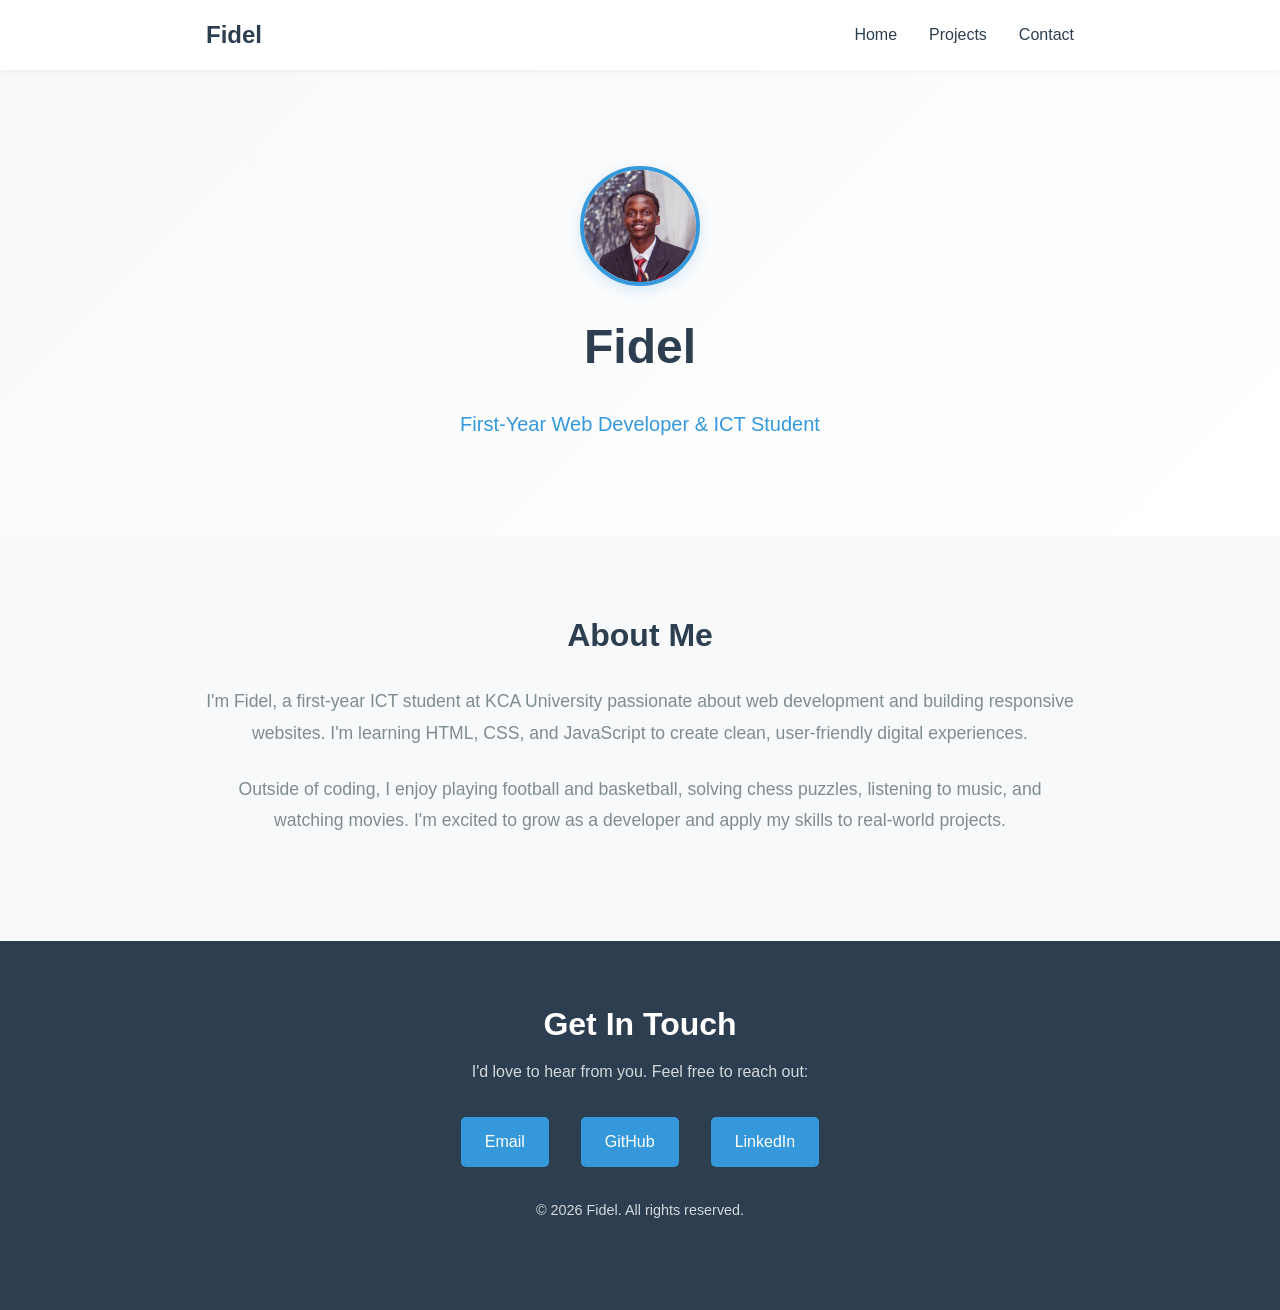
<file: index.html>
<!DOCTYPE html>
<html lang="en">
<head>
    <meta charset="UTF-8">
    <meta name="viewport" content="width=device-width, initial-scale=1.0">
    <meta name="description" content="Fidel's web development portfolio. First-year ICT student at KCA University.">
    <title>Fidel - Web Developer</title>
    <link rel="stylesheet" href="style.css">
</head>
<body>
    <!-- Navigation Bar -->
    <header>
        <nav class="navbar">
            <div class="nav-container">
                <a href="/" class="logo">Fidel</a>
                <ul class="nav-menu">
                    <li><a href="index.html" class="nav-link">Home</a></li>
                    <li><a href="projects.html" class="nav-link">Projects</a></li>
                    <li><a href="#contact" class="nav-link">Contact</a></li>
                </ul>
            </div>
        </nav>
    </header>

    <!-- Main Content -->
    <main>
        <!-- Hero Section -->
        <section id="home" class="hero">
            <div class="hero-container">
                <img src="images/profile.jpg" alt="Fidel's professional photo" loading="lazy" class="hero-photo">
                <h1 class="hero-name">Fidel</h1>
                <p class="hero-tagline">First-Year Web Developer & ICT Student</p>
            </div>
        </section>

        <!-- About Me Section -->
        <section id="about" class="about">
            <div class="container">
                <h2>About Me</h2>
                <p>
                    I'm Fidel, a first-year ICT student at KCA University passionate about web development 
                    and building responsive websites. I'm learning HTML, CSS, and JavaScript to create clean, 
                    user-friendly digital experiences.
                </p>
                <p>
                    Outside of coding, I enjoy playing football and basketball, solving chess puzzles, 
                    listening to music, and watching movies. I'm excited to grow as a developer and apply 
                    my skills to real-world projects.
                </p>
            </div>
        </section>
    </main>

    <!-- Footer / Contact Section -->
    <footer id="contact" class="footer">
        <div class="container">
            <h2>Get In Touch</h2>
            <p>I'd love to hear from you. Feel free to reach out:</p>
            <div class="contact-links">
                <a href="mailto:your-email@example.com" class="contact-link">Email</a>
                <a href="https://github.com/your-username" class="contact-link" target="_blank">GitHub</a>
                <a href="https://linkedin.com/in/your-profile" class="contact-link" target="_blank">LinkedIn</a>
            </div>
            <p class="footer-text">&copy; 2026 Fidel. All rights reserved.</p>
        </div>
    </footer>

    <script src="script.js"></script>
</body>
</html>
</file>
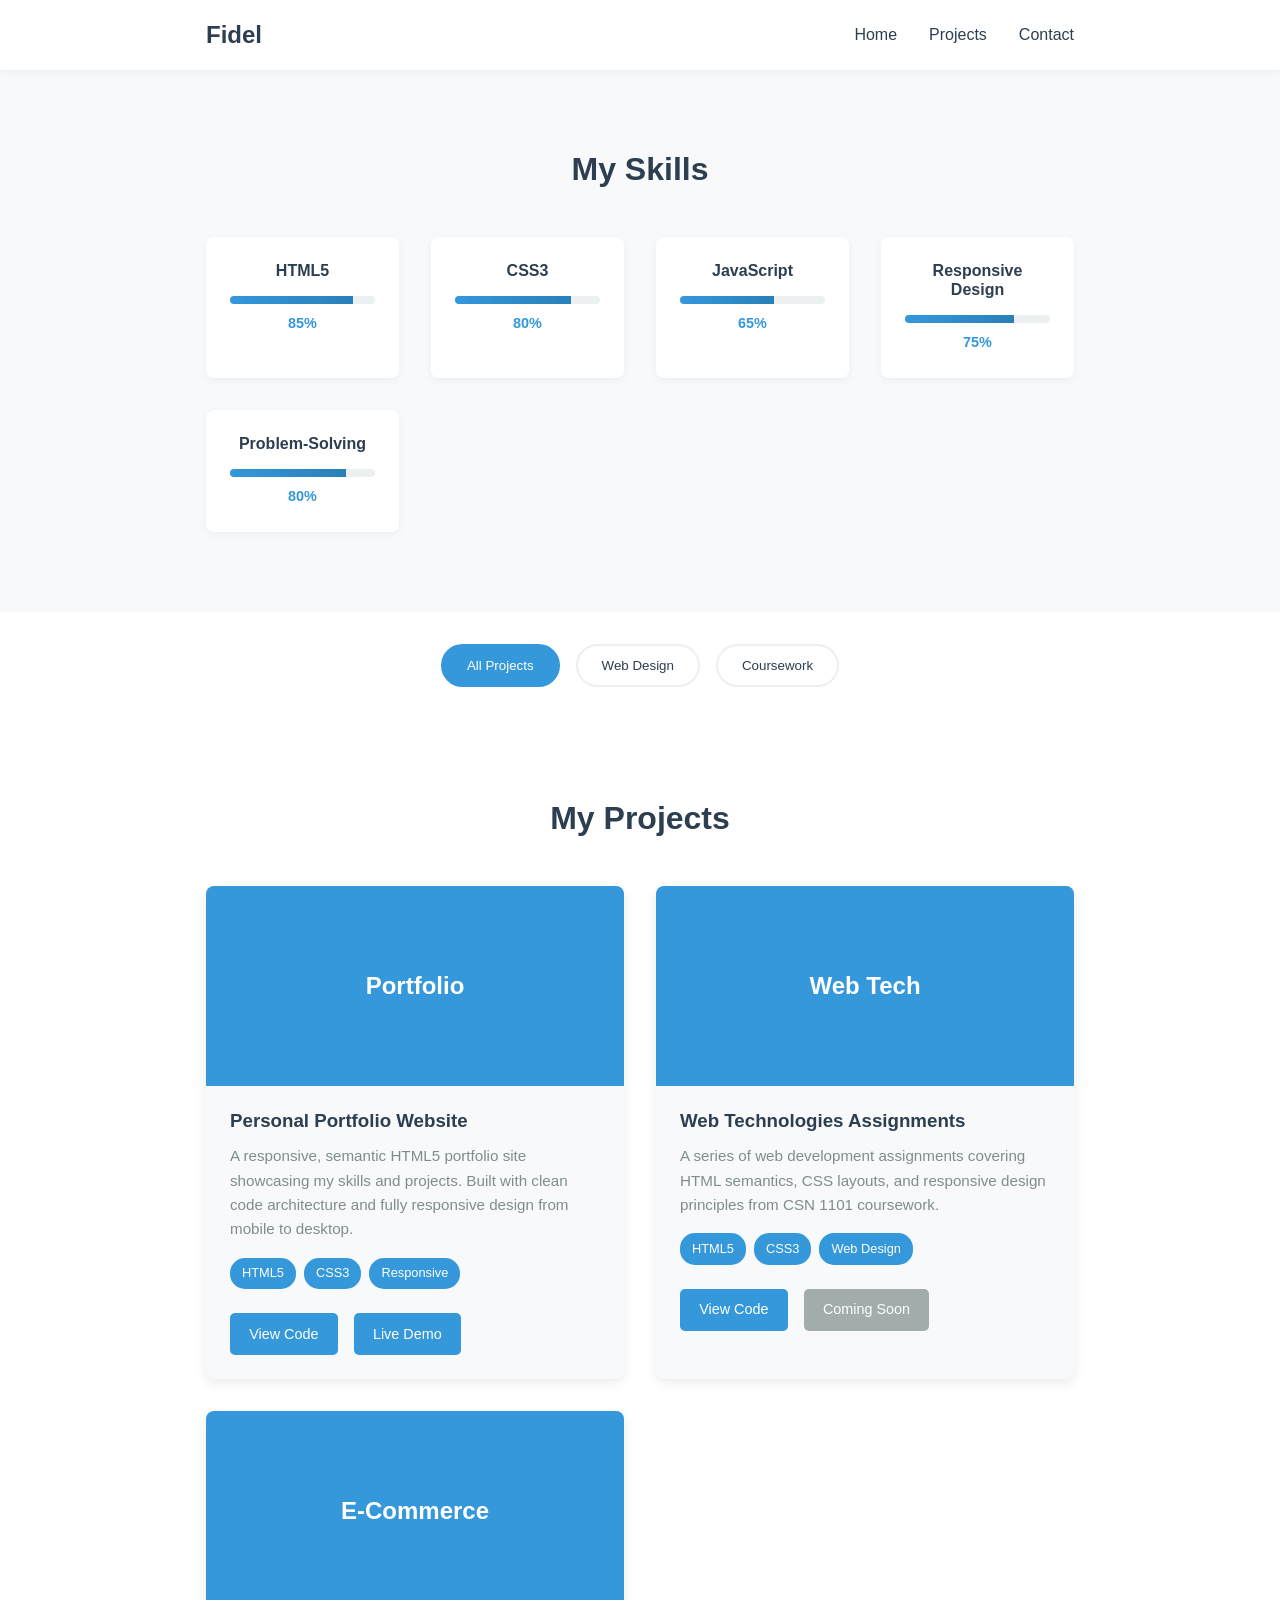
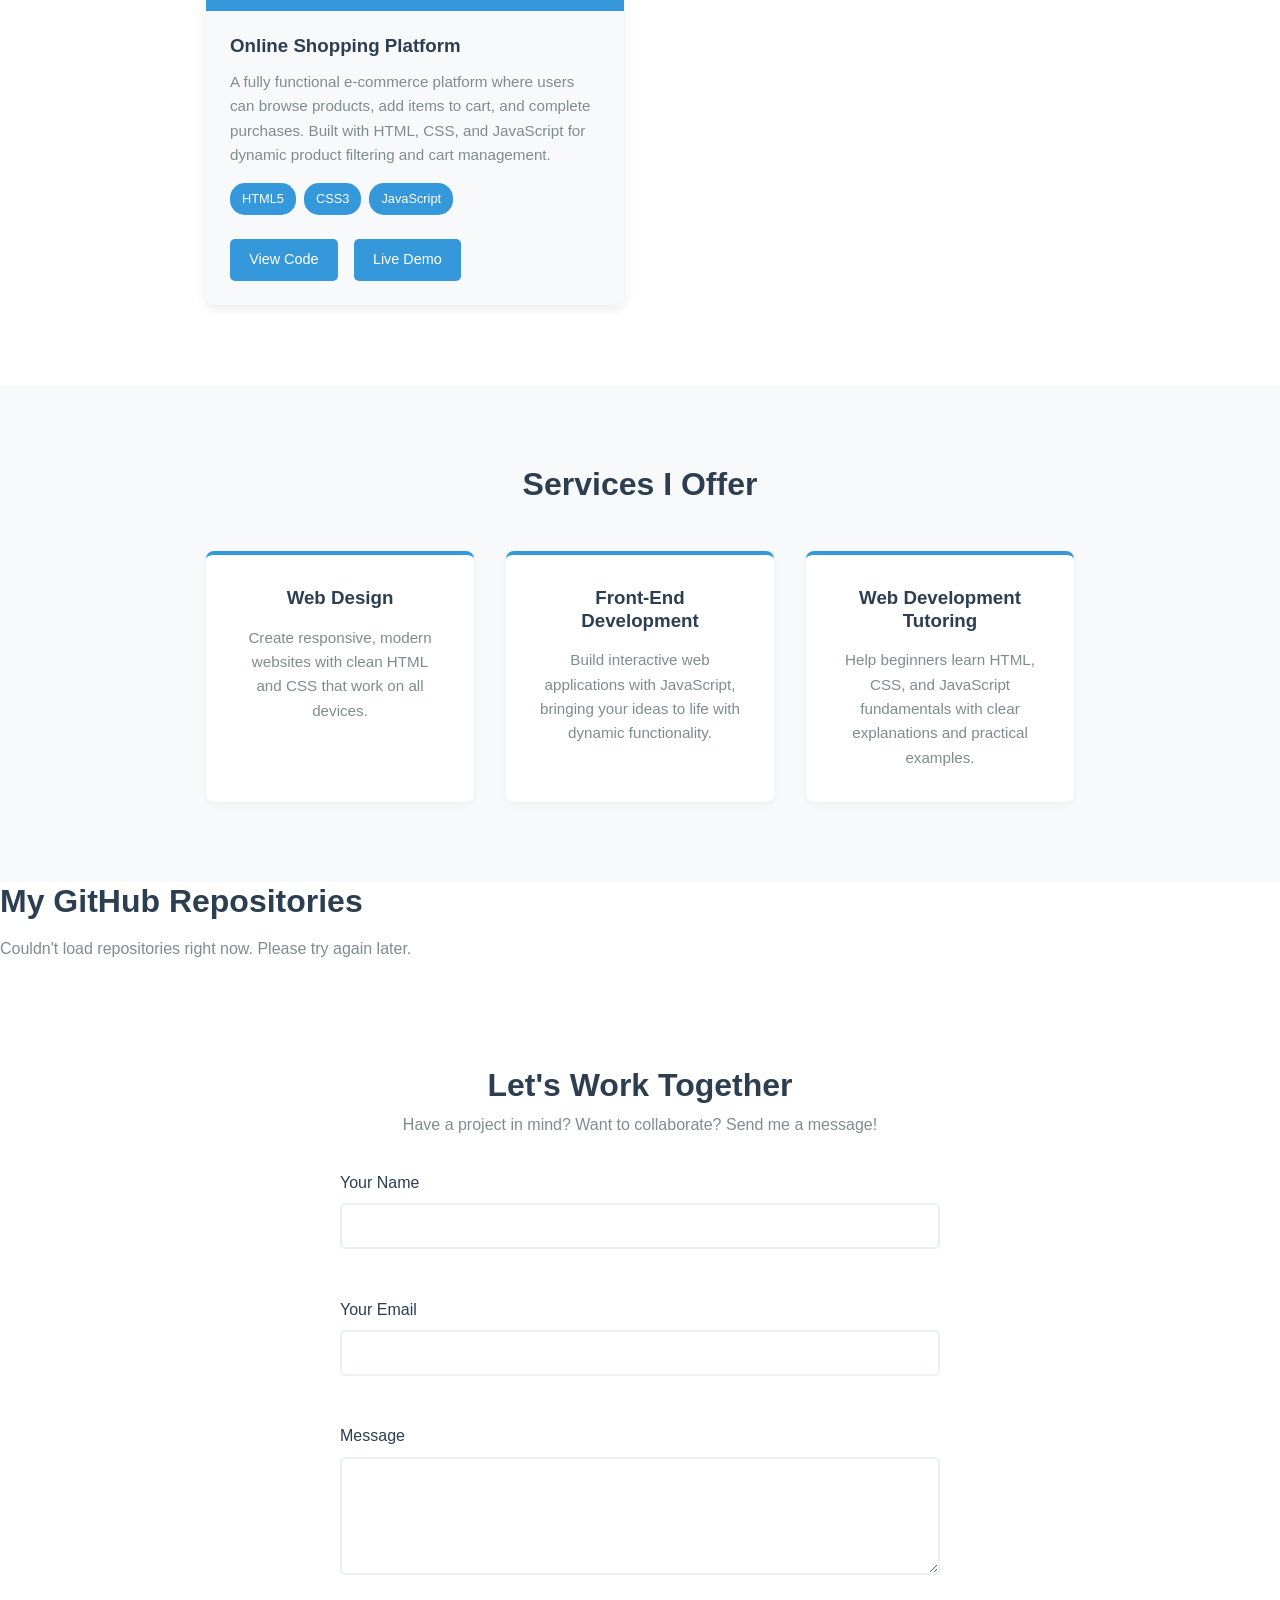
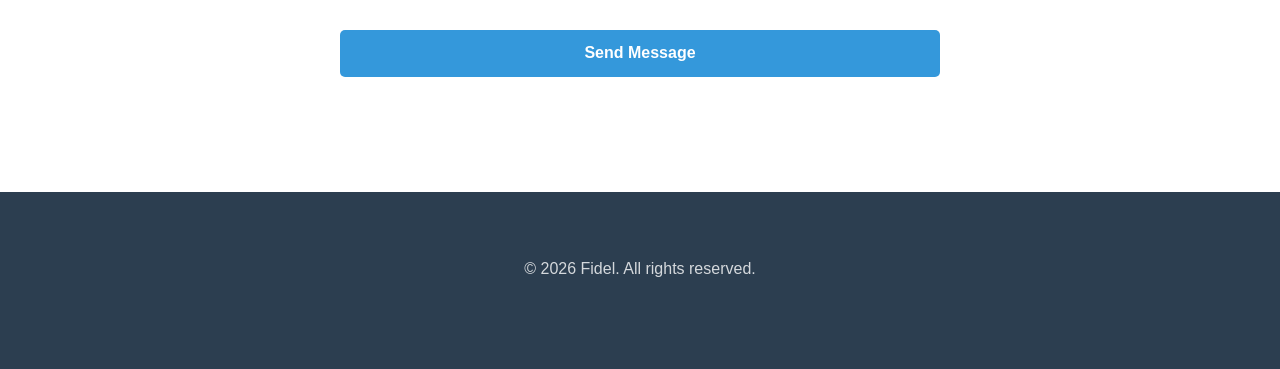
<file: projects.html>
<!DOCTYPE html>
<html lang="en">
<head>
    <meta charset="UTF-8">
    <meta name="viewport" content="width=device-width, initial-scale=1.0">
    <meta name="description" content="Fidel's projects and skills portfolio.">
    <title>Projects - Fidel</title>
    <link rel="stylesheet" href="style.css">
</head>
<body>
    <!-- Navigation Bar -->
    <header>
        <nav class="navbar">
            <div class="nav-container">
                <a href="/" class="logo">Fidel</a>
                <ul class="nav-menu">
                    <li><a href="index.html" class="nav-link">Home</a></li>
                    <li><a href="projects.html" class="nav-link">Projects</a></li>
                    <li><a href="#contact" class="nav-link">Contact</a></li>
                </ul>
            </div>
        </nav>
    </header>

    <main>
        <!-- Skills Section -->
        <section id="skills" class="skills">
            <div class="container">
                <h2>My Skills</h2>
                
                <div class="skills-grid">
                    <div class="skill-card">
                        <h3>HTML5</h3>
                        <div class="progress-bar">
                            <div class="progress" style="width: 85%;"></div>
                        </div>
                        <p class="skill-level">85%</p>
                    </div>

                    <div class="skill-card">
                        <h3>CSS3</h3>
                        <div class="progress-bar">
                            <div class="progress" style="width: 80%;"></div>
                        </div>
                        <p class="skill-level">80%</p>
                    </div>

                    <div class="skill-card">
                        <h3>JavaScript</h3>
                        <div class="progress-bar">
                            <div class="progress" style="width: 65%;"></div>
                        </div>
                        <p class="skill-level">65%</p>
                    </div>

                    <div class="skill-card">
                        <h3>Responsive Design</h3>
                        <div class="progress-bar">
                            <div class="progress" style="width: 75%;"></div>
                        </div>
                        <p class="skill-level">75%</p>
                    </div>

                    <div class="skill-card">
                        <h3>Problem-Solving</h3>
                        <div class="progress-bar">
                            <div class="progress" style="width: 80%;"></div>
                        </div>
                        <p class="skill-level">80%</p>
                    </div>
                </div>
            </div>
        </section>

        <!-- Filter Buttons -->
        <section class="projects-filter">
            <div class="container">
                <div class="filter-buttons">
                    <button class="filter-btn active" data-filter="all">All Projects</button>
                    <button class="filter-btn" data-filter="web">Web Design</button>
                    <button class="filter-btn" data-filter="coursework">Coursework</button>
                </div>
            </div>
        </section>

        <!-- Projects Section -->
        <section id="projects" class="projects">
            <div class="container">
                <h2>My Projects</h2>
                
                <div class="projects-grid">
                    <!-- Project 1: Portfolio -->
                    <div class="project-card" data-category="web">
                        <div class="project-image">
                            <div class="placeholder-image">Portfolio</div>
                        </div>
                        <div class="project-content">
                            <h3>Personal Portfolio Website</h3>
                            <p>A responsive, semantic HTML5 portfolio site showcasing my skills and projects. Built with clean code architecture and fully responsive design from mobile to desktop.</p>
                            <div class="project-tech">
                                <span class="tech-tag">HTML5</span>
                                <span class="tech-tag">CSS3</span>
                                <span class="tech-tag">Responsive</span>
                            </div>
                            <div class="project-links">
                                <a href="https://github.com/samatifidel-sketch/my_portforlio" class="project-link" target="_blank">View Code</a>
                                <a href="index.html" class="project-link">Live Demo</a>
                            </div>
                        </div>
                    </div>

                    <!-- Project 2: Course Project -->
                    <div class="project-card" data-category="coursework">
                        <div class="project-image">
                            <div class="placeholder-image">Web Tech</div>
                        </div>
                        <div class="project-content">
                            <h3>Web Technologies Assignments</h3>
                            <p>A series of web development assignments covering HTML semantics, CSS layouts, and responsive design principles from CSN 1101 coursework.</p>
                            <div class="project-tech">
                                <span class="tech-tag">HTML5</span>
                                <span class="tech-tag">CSS3</span>
                                <span class="tech-tag">Web Design</span>
                            </div>
                            <div class="project-links">
                                <a href="https://github.com/samatifidel-sketch/my_portforlio" class="project-link" target="_blank">View Code</a>
                                <a href="#" class="project-link disabled">Coming Soon</a>
                            </div>
                        </div>
                    </div>

                    <!-- Project 3: Shopping Project -->
                    <div class="project-card" data-category="web">
                        <div class="project-image">
                            <div class="placeholder-image">E-Commerce</div>
                        </div>
                        <div class="project-content">
                            <h3>Online Shopping Platform</h3>
                            <p>A fully functional e-commerce platform where users can browse products, add items to cart, and complete purchases. Built with HTML, CSS, and JavaScript for dynamic product filtering and cart management.</p>
                            <div class="project-tech">
                                <span class="tech-tag">HTML5</span>
                                <span class="tech-tag">CSS3</span>
                                <span class="tech-tag">JavaScript</span>
                            </div>
                            <div class="project-links">
                                <a href="https://github.com/samatifidel-sketch/shopping-platform" class="project-link" target="_blank">View Code</a>
                                <a href="https://samatifidel-sketch.github.io/shopping-platform/" class="project-link" target="_blank">Live Demo</a>
                            </div>
                        </div>
                    </div>
                </div>
            </div>
        </section>

        <!-- Services Section -->
        <section id="services" class="services">
            <div class="container">
                <h2>Services I Offer</h2>
                <div class="services-grid">
                    <div class="service-card">
                        <h3>Web Design</h3>
                        <p>Create responsive, modern websites with clean HTML and CSS that work on all devices.</p>
                    </div>
                    <div class="service-card">
                        <h3>Front-End Development</h3>
                        <p>Build interactive web applications with JavaScript, bringing your ideas to life with dynamic functionality.</p>
                    </div>
                    <div class="service-card">
                        <h3>Web Development Tutoring</h3>
                        <p>Help beginners learn HTML, CSS, and JavaScript fundamentals with clear explanations and practical examples.</p>
                    </div>
                </div>
            </div>
        </section>
        <section id="repos-section">
  <h2>My GitHub Repositories</h2>
  <p id="repos-status" aria-live="polite"></p>
  <div id="repos-list"></div>
</section>

        <!-- Contact Section -->
        <section id="contact" class="contact-section">
            <div class="container">
                <h2>Let's Work Together</h2>
                <p>Have a project in mind? Want to collaborate? Send me a message!</p>
                
                <form id="contactForm" class="contact-form">
                    <div class="form-group">
                        <label for="name">Your Name</label>
                        <input type="text" id="name" name="name" required>
                        <span class="error-message" id="nameError"></span>
                    </div>

                    <div class="form-group">
                        <label for="email">Your Email</label>
                        <input type="email" id="email" name="email" required>
                        <span class="error-message" id="emailError"></span>
                    </div>

                    <div class="form-group">
                        <label for="message">Message</label>
                        <textarea id="message" name="message" rows="5" required></textarea>
                        <span class="error-message" id="messageError"></span>
                    </div>

                    <button type="submit" class="submit-btn">Send Message</button>
                    <span class="success-message" id="successMessage"></span>
                </form>
            </div>
        </section>
    </main>

    <!-- Footer -->
    <footer class="footer">
        <div class="container">
            <p>&copy; 2026 Fidel. All rights reserved.</p>
        </div>
    </footer>

    <script src="script.js"></script>
  <script src="github.js" defer></script>  
</body>
</html>
</file>
<file: style.css>
/* Root Variables */
:root {
    --primary-color: #2c3e50;
    --secondary-color: #3498db;
    --light-bg: #f8f9fa;
    --white: #ffffff;
    --text-dark: #2c3e50;
    --text-light: #7f8c8d;
    --border-color: #ecf0f1;
    --spacing-unit: 1rem;
}

/* Reset & Base Styles */
* {
    margin: 0;
    padding: 0;
    box-sizing: border-box;
}

html {
    scroll-behavior: smooth;
}

body {
    font-family: -apple-system, BlinkMacSystemFont, 'Segoe UI', Roboto, 'Helvetica Neue', Arial, sans-serif;
    line-height: 1.6;
    color: var(--text-dark);
    background-color: var(--white);
}

/* Typography */
h1, h2, h3 {
    font-weight: 700;
    line-height: 1.2;
    margin-bottom: var(--spacing-unit);
}

h1 {
    font-size: 2.5rem;
}

h2 {
    font-size: 2rem;
}

p {
    color: var(--text-light);
    margin-bottom: 1.5rem;
}

a {
    color: var(--secondary-color);
    text-decoration: none;
    transition: color 0.3s ease;
}

a:hover {
    color: var(--primary-color);
}

/* Container */
.container {
    max-width: 900px;
    margin: 0 auto;
    padding: 0 var(--spacing-unit);
}

/* Navigation Bar */
header {
    background-color: var(--white);
    box-shadow: 0 2px 8px rgba(0, 0, 0, 0.05);
    position: sticky;
    top: 0;
    z-index: 100;
}

.navbar {
    padding: 1rem 0;
}

.nav-container {
    max-width: 900px;
    margin: 0 auto;
    padding: 0 var(--spacing-unit);
    display: flex;
    justify-content: space-between;
    align-items: center;
}

.logo {
    font-size: 1.5rem;
    font-weight: 700;
    color: var(--primary-color);
}

.nav-menu {
    display: flex;
    list-style: none;
    gap: 2rem;
}

.nav-link {
    color: var(--text-dark);
    font-weight: 500;
    transition: color 0.3s ease;
}

.nav-link:hover {
    color: var(--secondary-color);
}

/* Hero Section */
.hero {
    background: linear-gradient(135deg, var(--light-bg) 0%, var(--white) 100%);
    padding: 6rem var(--spacing-unit);
    text-align: center;
}

.hero-container {
    max-width: 600px;
    margin: 0 auto;
    display: flex;
    flex-direction: column;
    align-items: center;
    gap: 2rem;
}

.hero-photo {
    width: 120px;
    height: 120px;
    border-radius: 50%;
    object-fit: cover;
    border: 4px solid var(--secondary-color);
    box-shadow: 0 4px 15px rgba(52, 152, 219, 0.2);
}

.hero-name {
    color: var(--primary-color);
    font-size: 3rem;
    margin: 0;
}

.hero-tagline {
    font-size: 1.25rem;
    color: var(--secondary-color);
    font-weight: 500;
    margin: 0;
}

/* About Section */
.about {
    padding: 5rem var(--spacing-unit);
    background-color: var(--light-bg);
}

.about h2 {
    color: var(--primary-color);
    text-align: center;
    margin-bottom: 2rem;
}

.about p {
    font-size: 1.1rem;
    line-height: 1.8;
    text-align: center;
    color: var(--text-light);
}

.about p:first-of-type {
    margin-top: 0;
}

/* Footer / Contact Section */
.footer {
    background-color: var(--primary-color);
    color: var(--white);
    padding: 4rem var(--spacing-unit);
    text-align: center;
}

.footer h2 {
    color: var(--white);
}

.footer p {
    color: rgba(255, 255, 255, 0.8);
}

.contact-links {
    display: flex;
    justify-content: center;
    gap: 2rem;
    margin: 2rem 0;
    flex-wrap: wrap;
}

.contact-link {
    background-color: var(--secondary-color);
    color: var(--white);
    padding: 0.75rem 1.5rem;
    border-radius: 5px;
    font-weight: 500;
    transition: background-color 0.3s ease;
}

.contact-link:hover {
    background-color: rgba(52, 152, 219, 0.8);
    color: var(--white);
}

.footer-text {
    margin-top: 2rem;
    font-size: 0.9rem;
    color: rgba(255, 255, 255, 0.6);
}

/* Responsive Design */

/* Tablet (768px and below) */
@media (max-width: 768px) {
    h1 {
        font-size: 2rem;
    }

    h2 {
        font-size: 1.5rem;
    }

    .nav-menu {
        gap: 1.5rem;
        font-size: 0.95rem;
    }

    .hero {
        padding: 4rem var(--spacing-unit);
    }

    .hero-name {
        font-size: 2.25rem;
    }

    .hero-tagline {
        font-size: 1.1rem;
    }

    .hero-photo {
        width: 100px;
        height: 100px;
    }

    .about {
        padding: 3.5rem var(--spacing-unit);
    }

    .about p {
        font-size: 1rem;
    }

    .footer {
        padding: 3rem var(--spacing-unit);
    }

    .contact-links {
        gap: 1rem;
    }

    .contact-link {
        padding: 0.6rem 1.25rem;
        font-size: 0.95rem;
    }
}

/* Mobile (480px and below) */
@media (max-width: 480px) {
    h1 {
        font-size: 1.75rem;
    }

    h2 {
        font-size: 1.25rem;
    }

    .nav-container {
        flex-direction: column;
        gap: 1rem;
        text-align: center;
    }

    .nav-menu {
        flex-direction: column;
        gap: 1rem;
        width: 100%;
    }

    .logo {
        font-size: 1.25rem;
    }

    .hero {
        padding: 2.5rem var(--spacing-unit);
    }

    .hero-name {
        font-size: 1.75rem;
    }

    .hero-tagline {
        font-size: 1rem;
    }

    .hero-photo {
        width: 80px;
        height: 80px;
    }

    .hero-container {
        gap: 1.5rem;
    }

    .about {
        padding: 2.5rem var(--spacing-unit);
    }

    .about p {
        font-size: 0.95rem;
        line-height: 1.7;
    }

    .footer {
        padding: 2.5rem var(--spacing-unit);
    }

    .contact-links {
        flex-direction: column;
        gap: 1rem;
        width: 100%;
    }

    .contact-link {
        display: block;
        width: 100%;
        padding: 0.75rem;
    }

    .footer-text {
        font-size: 0.85rem;
    }
}

/* Extra small screens (320px and below) */
@media (max-width: 320px) {
    body {
        font-size: 14px;
    }

    h1 {
        font-size: 1.5rem;
    }

    h2 {
        font-size: 1.1rem;
    }

    .hero {
        padding: 2rem var(--spacing-unit);
    }

    .hero-photo {
        width: 70px;
        height: 70px;
    }

    .about {
        padding: 2rem var(--spacing-unit);
    }
}

/* ============================================
   PROJECTS PAGE STYLES
   ============================================ */

/* Skills Section */
.skills {
    padding: 5rem var(--spacing-unit);
    background-color: var(--light-bg);
}

.skills h2 {
    color: var(--primary-color);
    text-align: center;
    margin-bottom: 3rem;
}

.skills-grid {
    display: grid;
    grid-template-columns: repeat(auto-fit, minmax(150px, 1fr));
    gap: 2rem;
}

.skill-card {
    background-color: var(--white);
    padding: 1.5rem;
    border-radius: 8px;
    box-shadow: 0 2px 8px rgba(0, 0, 0, 0.05);
    text-align: center;
}

.skill-card h3 {
    font-size: 1rem;
    color: var(--primary-color);
    margin-bottom: 1rem;
}

.progress-bar {
    background-color: var(--border-color);
    height: 8px;
    border-radius: 4px;
    overflow: hidden;
    margin-bottom: 0.5rem;
}

.progress {
    background: linear-gradient(90deg, var(--secondary-color), #2980b9);
    height: 100%;
    transition: width 0.3s ease;
}

.skill-level {
    font-size: 0.9rem;
    color: var(--secondary-color);
    font-weight: 600;
    margin: 0;
}

/* Filter Section */
.projects-filter {
    padding: 2rem var(--spacing-unit);
    text-align: center;
    background-color: var(--white);
}

.filter-buttons {
    display: flex;
    justify-content: center;
    gap: 1rem;
    flex-wrap: wrap;
}

.filter-btn {
    padding: 0.75rem 1.5rem;
    border: 2px solid var(--border-color);
    background-color: var(--white);
    color: var(--text-dark);
    border-radius: 25px;
    cursor: pointer;
    font-weight: 500;
    transition: all 0.3s ease;
}

.filter-btn:hover {
    border-color: var(--secondary-color);
    color: var(--secondary-color);
}

.filter-btn.active {
    background-color: var(--secondary-color);
    border-color: var(--secondary-color);
    color: var(--white);
}

/* Projects Section */
.projects {
    padding: 5rem var(--spacing-unit);
    background-color: var(--white);
}

.projects h2 {
    color: var(--primary-color);
    text-align: center;
    margin-bottom: 3rem;
}

.projects-grid {
    display: grid;
    grid-template-columns: repeat(auto-fit, minmax(300px, 1fr));
    gap: 2rem;
}

.project-card {
    background-color: var(--light-bg);
    border-radius: 8px;
    overflow: hidden;
    box-shadow: 0 4px 12px rgba(0, 0, 0, 0.08);
    transition: transform 0.3s ease, box-shadow 0.3s ease;
}

.project-card:hover {
    transform: translateY(-5px);
    box-shadow: 0 8px 20px rgba(0, 0, 0, 0.12);
}

.project-card.hidden {
    display: none;
}

.project-image {
    height: 200px;
    background: linear-gradient(135deg, var(--secondary-color), #3498db);
    display: flex;
    align-items: center;
    justify-content: center;
}

.placeholder-image {
    color: var(--white);
    font-size: 1.5rem;
    font-weight: 700;
    text-align: center;
}

.project-content {
    padding: 1.5rem;
}

.project-content h3 {
    color: var(--primary-color);
    margin-bottom: 0.75rem;
}

.project-content p {
    font-size: 0.95rem;
    margin-bottom: 1rem;
}

.project-tech {
    display: flex;
    flex-wrap: wrap;
    gap: 0.5rem;
    margin-bottom: 1.5rem;
}

.tech-tag {
    background-color: var(--secondary-color);
    color: var(--white);
    padding: 0.35rem 0.75rem;
    border-radius: 15px;
    font-size: 0.8rem;
    font-weight: 500;
}

.project-links {
    display: flex;
    gap: 1rem;
    flex-wrap: wrap;
}

.project-link {
    background-color: var(--secondary-color);
    color: var(--white);
    padding: 0.6rem 1.2rem;
    border-radius: 5px;
    font-size: 0.9rem;
    font-weight: 500;
    transition: background-color 0.3s ease;
    display: inline-block;
    text-decoration: none;
}

.project-link:hover {
    background-color: #2980b9;
}

.project-link.disabled {
    background-color: var(--text-light);
    cursor: not-allowed;
    opacity: 0.7;
}
#repos-list {
  display: grid;
  grid-template-columns: repeat(auto-fit, minmax(250px, 1fr));
  gap: 1rem;
}

#repos-list article {
  border: 1px solid #ddd;
  border-radius: 8px;
  padding: 1rem;
}

/* Services Section */
.services {
    padding: 5rem var(--spacing-unit);
    background-color: var(--light-bg);
}

.services h2 {
    color: var(--primary-color);
    text-align: center;
    margin-bottom: 3rem;
}

.services-grid {
    display: grid;
    grid-template-columns: repeat(auto-fit, minmax(250px, 1fr));
    gap: 2rem;
}

.service-card {
    background-color: var(--white);
    padding: 2rem;
    border-radius: 8px;
    box-shadow: 0 2px 8px rgba(0, 0, 0, 0.05);
    text-align: center;
    border-top: 4px solid var(--secondary-color);
}

.service-card h3 {
    color: var(--primary-color);
    margin-bottom: 1rem;
}

.service-card p {
    font-size: 0.95rem;
    color: var(--text-light);
    margin: 0;
}

/* Contact Section */
.contact-section {
    padding: 5rem var(--spacing-unit);
    background-color: var(--white);
}

.contact-section h2 {
    color: var(--primary-color);
    text-align: center;
    margin-bottom: 0.5rem;
}

.contact-section > .container > p {
    text-align: center;
    margin-bottom: 2rem;
}

.contact-form {
    max-width: 600px;
    margin: 0 auto;
}

.form-group {
    margin-bottom: 1.5rem;
    position: relative;
}

.form-group label {
    display: block;
    margin-bottom: 0.5rem;
    color: var(--primary-color);
    font-weight: 500;
}

.form-group input,
.form-group textarea {
    width: 100%;
    padding: 0.75rem;
    border: 2px solid var(--border-color);
    border-radius: 5px;
    font-family: inherit;
    font-size: 1rem;
    transition: border-color 0.3s ease;
}

.form-group input:focus,
.form-group textarea:focus {
    outline: none;
    border-color: var(--secondary-color);
    box-shadow: 0 0 0 3px rgba(52, 152, 219, 0.1);
}

.form-group input.error,
.form-group textarea.error {
    border-color: #e74c3c;
}

.error-message {
    color: #e74c3c;
    font-size: 0.85rem;
    margin-top: 0.25rem;
    display: block;
    min-height: 1.2rem;
}

.success-message {
    color: #27ae60;
    font-size: 0.95rem;
    display: block;
    text-align: center;
    margin-top: 1rem;
    min-height: 1.2rem;
}

.submit-btn {
    width: 100%;
    padding: 0.9rem;
    background-color: var(--secondary-color);
    color: var(--white);
    border: none;
    border-radius: 5px;
    font-size: 1rem;
    font-weight: 600;
    cursor: pointer;
    transition: background-color 0.3s ease;
}

.submit-btn:hover {
    background-color: #2980b9;
}

.submit-btn:active {
    transform: scale(0.98);
}

/* Responsive - Projects Page */
@media (max-width: 768px) {
    .skills {
        padding: 3.5rem var(--spacing-unit);
    }

    .skills-grid {
        grid-template-columns: repeat(auto-fit, minmax(120px, 1fr));
        gap: 1.5rem;
    }

    .projects {
        padding: 3.5rem var(--spacing-unit);
    }

    .projects-grid {
        grid-template-columns: 1fr;
    }

    .services {
        padding: 3.5rem var(--spacing-unit);
    }

    .services-grid {
        grid-template-columns: 1fr;
    }

    .contact-section {
        padding: 3.5rem var(--spacing-unit);
    }

    .filter-buttons {
        gap: 0.75rem;
    }

    .filter-btn {
        padding: 0.6rem 1.2rem;
        font-size: 0.9rem;
    }
}

@media (max-width: 480px) {
    .skills {
        padding: 2.5rem var(--spacing-unit);
    }

    .skills-grid {
        grid-template-columns: repeat(2, 1fr);
        gap: 1rem;
    }

    .skill-card {
        padding: 1rem;
    }

    .projects {
        padding: 2.5rem var(--spacing-unit);
    }

    .services {
        padding: 2.5rem var(--spacing-unit);
    }

    .contact-section {
        padding: 2.5rem var(--spacing-unit);
    }

    .filter-btn {
        padding: 0.5rem 1rem;
        font-size: 0.85rem;
    }

    .project-links {
        flex-direction: column;
    }

    .project-link {
        width: 100%;
        text-align: center;
    }
}
</file>
